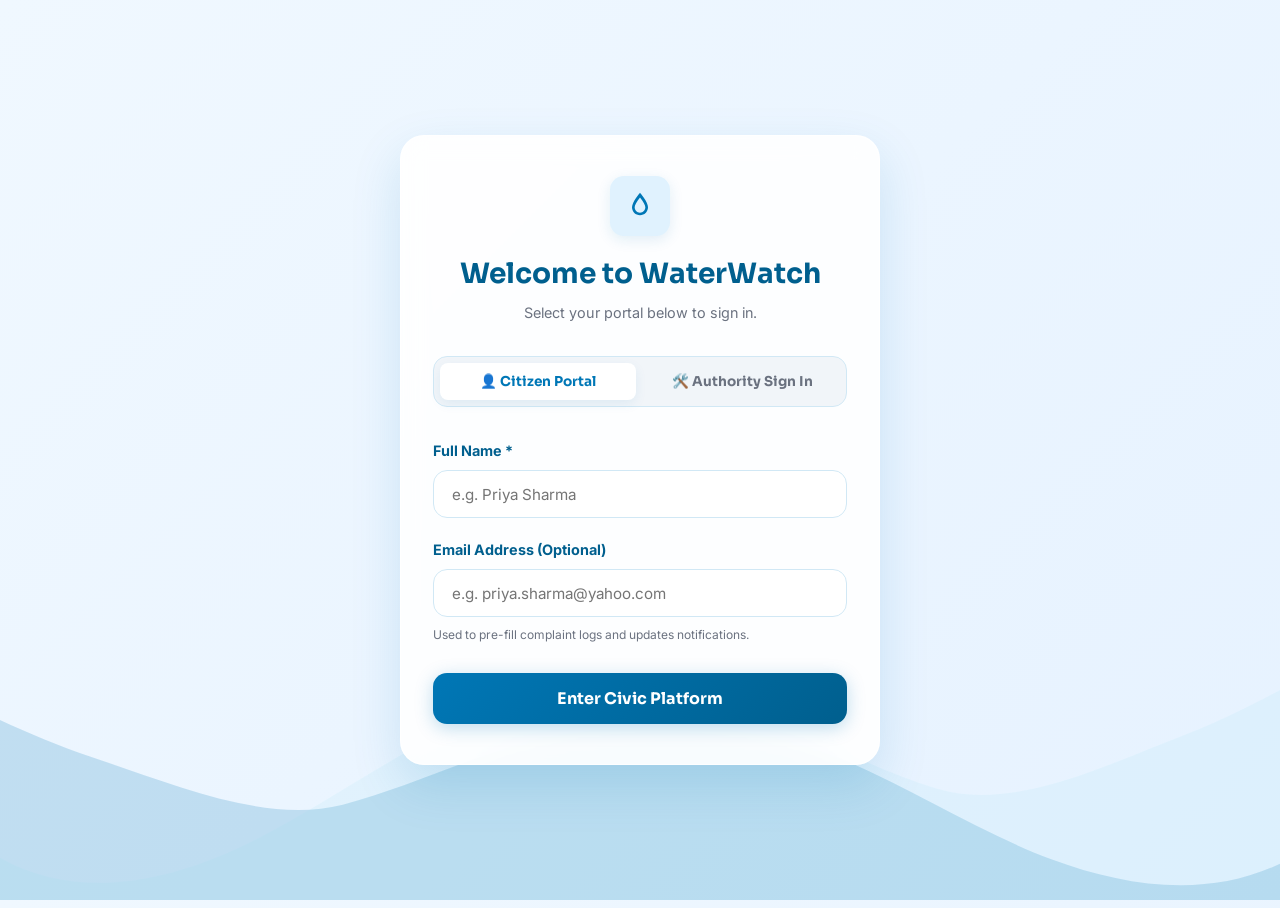
<file: frontend/login.html>
<!DOCTYPE html>
<html lang="en">
<head>
  <meta charset="UTF-8">
  <meta name="viewport" content="width=device-width, initial-scale=1.0">
  <title>WaterWatch – Sign In</title>
  <link rel="manifest" href="manifest.json">
  <link rel="icon" type="image/png" href="https://cdn-icons-png.flaticon.com/512/3105/3105807.png">
  <link rel="stylesheet" href="css/style.css">
  <!-- Load Auth Script first to see if they're already logged in -->
  <script src="js/auth.js"></script>
</head>
<body style="min-height: 100vh; display: flex; justify-content: center; align-items: center; background: var(--bg-gradient); padding: 1.5rem; position: relative; overflow: hidden;">

  <!-- Decorative Animated Wave Vectors in background -->
  <div style="position: absolute; bottom: 0; left: 0; right: 0; height: 180px; z-index: 1; pointer-events: none; opacity: 0.18;">
    <svg viewBox="0 0 1200 120" preserveAspectRatio="none" style="width: 100%; height: 100%;">
      <path d="M321.39,56.44c58-10.79,114.16-30.13,172-41.86,82.39-16.72,168.19-17.73,250.45-.39C823.78,31,906.67,72,985.66,92.83c70.05,18.48,146.53,26.09,214.34,3V120H0V0C26.9,8.75,55.05,17.43,84.4,24.36,163.66,43,248.8,69.58,321.39,56.44Z" fill="var(--primary)"></path>
    </svg>
  </div>
  <div style="position: absolute; bottom: 0; left: 0; right: 0; height: 210px; z-index: 1; pointer-events: none; opacity: 0.1; transform: scaleX(-1);">
    <svg viewBox="0 0 1200 120" preserveAspectRatio="none" style="width: 100%; height: 100%;">
      <path d="M321.39,56.44c58-10.79,114.16-30.13,172-41.86,82.39-16.72,168.19-17.73,250.45-.39C823.78,31,906.67,72,985.66,92.83c70.05,18.48,146.53,26.09,214.34,3V120H0V0C26.9,8.75,55.05,17.43,84.4,24.36,163.66,43,248.8,69.58,321.39,56.44Z" fill="var(--accent)"></path>
    </svg>
  </div>

  <!-- Login Card container -->
  <div class="card login-card" style="width: 100%; max-width: 480px; z-index: 10; position: relative; padding: 2.5rem 2rem; border-radius: var(--radius-lg); background: rgba(255, 255, 255, 0.9); backdrop-filter: blur(12px); -webkit-backdrop-filter: blur(12px); box-shadow: 0 20px 50px rgba(0, 119, 182, 0.15); border: 1px solid rgba(255, 255, 255, 0.7); animation: fadeIn 0.4s ease-out;">
    
    <!-- Droplet Header Logo -->
    <div style="text-align: center; margin-bottom: 2rem;">
      <div style="width: 60px; height: 60px; background: #E0F2FE; border-radius: var(--radius-md); display: flex; align-items: center; justify-content: center; margin: 0 auto 1rem auto; box-shadow: 0 4px 14px rgba(0, 119, 182, 0.12); animation: float 3s ease-in-out infinite;">
        <svg viewBox="0 0 24 24" style="width: 32px; height: 32px; fill: var(--primary);">
          <path d="M12,2C12,2 6,8.8 6,13C6,16.3 8.7,19 12,19C15.3,19 18,16.3 18,13C18,8.8 12,2 12,2ZM12,17C9.8,17 8,15.2 8,13C8,11.2 9.5,8.8 12,5.6C14.5,8.8 16,11.2 16,13C16,15.2 14.2,17 12,17Z"/>
        </svg>
      </div>
      <h1 style="font-size: 1.75rem; color: var(--primary-dark)">Welcome to WaterWatch</h1>
      <p style="color: var(--text-muted); font-size: 0.9rem; margin-top: 0.25rem;">Select your portal below to sign in.</p>
    </div>

    <!-- Login Tabs -->
    <div class="login-tabs" style="display: flex; gap: 0.5rem; background: #F1F5F9; padding: 0.35rem; border-radius: var(--radius-md); margin-bottom: 2rem; border: 1px solid var(--border);">
      <button type="button" id="tabCitizen" class="login-tab-btn active" style="flex: 1; padding: 0.65rem; border: none; background: none; font-family: 'Sora', sans-serif; font-weight: 700; font-size: 0.85rem; border-radius: var(--radius-sm); cursor: pointer; color: var(--text-muted); transition: var(--transition);">
        👤 Citizen Portal
      </button>
      <button type="button" id="tabAdmin" class="login-tab-btn" style="flex: 1; padding: 0.65rem; border: none; background: none; font-family: 'Sora', sans-serif; font-weight: 700; font-size: 0.85rem; border-radius: var(--radius-sm); cursor: pointer; color: var(--text-muted); transition: var(--transition);">
        🛠️ Authority Sign In
      </button>
    </div>

    <!-- Error Alert Container -->
    <div id="loginError" class="badge-critical" style="margin-bottom: 1.5rem; padding: 0.75rem 1rem; border-radius: var(--radius-sm); font-size: 0.85rem; font-weight: 600; display: none; text-align: center;">
      Invalid credentials entered.
    </div>

    <!-- Form 1: Citizen Login -->
    <form id="citizenForm" style="display: flex; flex-direction: column; gap: 1.25rem; animation: fadeIn 0.3s;">
      <div class="form-group">
        <label for="citizenName">Full Name *</label>
        <input type="text" id="citizenName" placeholder="e.g. Priya Sharma" required autocomplete="name">
      </div>
      <div class="form-group">
        <label for="citizenEmail">Email Address (Optional)</label>
        <input type="email" id="citizenEmail" placeholder="e.g. priya.sharma@yahoo.com" autocomplete="email">
        <small style="color: var(--text-muted); font-size: 0.75rem;">Used to pre-fill complaint logs and updates notifications.</small>
      </div>
      
      <button type="submit" class="btn btn-primary" style="padding: 0.95rem; font-size: 1rem; width: 100%; margin-top: 0.5rem;">
        Enter Civic Platform
      </button>
    </form>

    <!-- Form 2: Admin/Authority Login (Initially Hidden) -->
    <form id="adminForm" style="display: none; flex-direction: column; gap: 1.25rem; animation: fadeIn 0.3s;">
      <div class="form-group">
        <label for="adminUsername">Officer Username *</label>
        <input type="text" id="adminUsername" placeholder="e.g. admin" required autocomplete="username">
      </div>
      <div class="form-group">
        <label for="adminPassword">Security Password *</label>
        <input type="password" id="adminPassword" placeholder="••••••••" required autocomplete="current-password">
      </div>
      
      <button type="submit" class="btn btn-primary" style="padding: 0.95rem; font-size: 1rem; width: 100%; margin-top: 0.5rem; background: linear-gradient(135deg, var(--primary-dark) 0%, #1E3A8A 100%);">
        Control Terminal Login
      </button>
      
      <div style="text-align: center; margin-top: 0.5rem; font-size: 0.75rem; color: var(--text-muted);">
        Demo Credentials: Username: <code>admin</code> | Password: <code>admin123</code>
      </div>
    </form>

  </div>

  <!-- Toast Notification Overlay -->
  <div id="toastContainer" class="toast-container"></div>

  <!-- Script links -->
  <script src="js/login.js"></script>
</body>
</html>
</file>
<file: frontend/css/style.css>
@import url('https://fonts.googleapis.com/css2?family=DM+Sans:ital,opsz,wght@0,9..40,100..1000;1,9..40,100..1000&family=Inter:wght@100..900&family=JetBrains+Mono:wght@100..800&family=Sora:wght@100..800&display=swap');

/* --- CSS Reset & Variables --- */
:root {
  --primary: #0077B6;      /* Water blue */
  --primary-light: #00B4D8;
  --primary-dark: #005F8E;
  --accent: #90E0EF;
  --success: #2D9E5F;
  --success-bg: #EAF7EE;
  --warning: #F4A261;
  --warning-bg: #FEF3EB;
  --danger: #E63946;
  --danger-bg: #FDF2F3;
  --critical: #9B1C1C;
  --critical-bg: #FDF2F2;
  --bg: #F0F8FF;           /* Alice blue background */
  --bg-gradient: linear-gradient(135deg, #F0F8FF 0%, #E6F2FF 100%);
  --surface: #FFFFFF;
  --surface-blur: rgba(255, 255, 255, 0.85);
  --text: #1A1A2E;
  --text-muted: #6B7280;
  --border: #D1E8F5;
  --card-shadow: 0 8px 32px rgba(0, 119, 182, 0.06);
  --hover-shadow: 0 16px 48px rgba(0, 119, 182, 0.12);
  --transition: all 0.3s cubic-bezier(0.4, 0, 0.2, 1);
  --radius-sm: 8px;
  --radius-md: 14px;
  --radius-lg: 24px;
  --radius-full: 9999px;
}

* {
  box-sizing: border-box;
  margin: 0;
  padding: 0;
}

body {
  font-family: 'Inter', sans-serif;
  color: var(--text);
  background: var(--bg-gradient);
  min-height: 100vh;
  line-height: 1.6;
  display: flex;
  flex-direction: column;
  overflow-x: hidden;
}

h1, h2, h3, h4, h5, h6 {
  font-family: 'Sora', sans-serif;
  font-weight: 700;
  color: var(--primary-dark);
}

a {
  text-decoration: none;
  color: inherit;
}

/* --- Layout Elements --- */
header {
  position: sticky;
  top: 0;
  z-index: 1000;
  background: var(--surface-blur);
  backdrop-filter: blur(12px);
  -webkit-backdrop-filter: blur(12px);
  border-bottom: 1px solid var(--border);
  box-shadow: 0 2px 20px rgba(0, 119, 182, 0.04);
}

.nav-container {
  max-width: 1200px;
  margin: 0 auto;
  padding: 1rem 2rem;
  display: flex;
  justify-content: space-between;
  align-items: center;
}

.logo {
  display: flex;
  align-items: center;
  gap: 0.5rem;
  font-family: 'Sora', sans-serif;
  font-size: 1.5rem;
  font-weight: 800;
  color: var(--primary);
}

.logo svg {
  width: 28px;
  height: 28px;
  fill: var(--primary);
  animation: float 3s ease-in-out infinite;
}

.nav-links {
  display: flex;
  gap: 2rem;
  list-style: none;
  align-items: center;
}

.nav-links a {
  font-weight: 600;
  font-size: 0.95rem;
  color: var(--text-muted);
  transition: var(--transition);
  position: relative;
  padding: 0.25rem 0;
}

.nav-links a:hover,
.nav-links li.active a {
  color: var(--primary);
}

.nav-links a::after {
  content: '';
  position: absolute;
  bottom: 0;
  left: 0;
  width: 0;
  height: 2px;
  background: var(--primary);
  transition: var(--transition);
}

.nav-links a:hover::after,
.nav-links li.active a::after {
  width: 100%;
}

.nav-btn {
  background: var(--primary);
  color: white !important;
  padding: 0.6rem 1.2rem;
  border-radius: var(--radius-full);
  box-shadow: 0 4px 14px rgba(0, 119, 182, 0.2);
}

.nav-btn::after {
  display: none !important;
}

.nav-btn:hover {
  background: var(--primary-dark);
  transform: translateY(-2px);
  box-shadow: 0 6px 20px rgba(0, 119, 182, 0.3);
}

main {
  flex: 1;
  max-width: 1200px;
  width: 100%;
  margin: 0 auto;
  padding: 2.5rem 2rem;
}

footer {
  background: var(--primary-dark);
  color: white;
  padding: 2.5rem 2rem;
  border-top: 1px solid rgba(255, 255, 255, 0.1);
  margin-top: auto;
}

.footer-content {
  max-width: 1200px;
  margin: 0 auto;
  display: flex;
  justify-content: space-between;
  align-items: center;
  flex-wrap: wrap;
  gap: 1.5rem;
}

.footer-logo {
  font-family: 'Sora', sans-serif;
  font-weight: 700;
  font-size: 1.25rem;
  display: flex;
  align-items: center;
  gap: 0.4rem;
}

.footer-logo svg {
  width: 22px;
  height: 22px;
  fill: white;
}

.footer-links {
  display: flex;
  gap: 2rem;
}

.footer-links a:hover {
  color: var(--accent);
}

/* --- Common Components --- */
.card {
  background: var(--surface);
  border-radius: var(--radius-md);
  border: 1px solid var(--border);
  box-shadow: var(--card-shadow);
  padding: 2rem;
  transition: var(--transition);
}

.card:hover {
  box-shadow: var(--hover-shadow);
}

.btn {
  display: inline-flex;
  align-items: center;
  justify-content: center;
  gap: 0.5rem;
  padding: 0.75rem 1.5rem;
  font-family: 'Sora', sans-serif;
  font-weight: 700;
  font-size: 0.95rem;
  border: none;
  border-radius: var(--radius-md);
  cursor: pointer;
  transition: var(--transition);
  outline: none;
}

.btn-primary {
  background: linear-gradient(135deg, var(--primary) 0%, var(--primary-dark) 100%);
  color: white;
  box-shadow: 0 4px 18px rgba(0, 119, 182, 0.25);
}

.btn-primary:hover {
  transform: translateY(-2px);
  box-shadow: 0 8px 24px rgba(0, 119, 182, 0.35);
}

.btn-secondary {
  background: white;
  color: var(--primary-dark);
  border: 1px solid var(--border);
}

.btn-secondary:hover {
  background: var(--bg);
  transform: translateY(-2px);
}

.btn-icon {
  padding: 0.5rem;
  border-radius: var(--radius-sm);
}

/* --- Badges --- */
.badge {
  display: inline-flex;
  align-items: center;
  gap: 0.4rem;
  padding: 0.35rem 0.8rem;
  font-size: 0.75rem;
  font-weight: 700;
  border-radius: var(--radius-full);
  text-transform: uppercase;
  letter-spacing: 0.05em;
}

/* Severity badge colors */
.badge-low {
  background: var(--success-bg);
  color: var(--success);
  border: 1px solid rgba(45, 158, 95, 0.2);
}

.badge-medium {
  background: var(--warning-bg);
  color: var(--warning);
  border: 1px solid rgba(244, 162, 97, 0.2);
}

.badge-high {
  background: var(--danger-bg);
  color: var(--danger);
  border: 1px solid rgba(230, 57, 70, 0.2);
}

.badge-critical {
  background: var(--critical-bg);
  color: var(--critical);
  border: 2px solid var(--critical);
  animation: pulseBorder 1.8s infinite;
}

/* Status badge colors */
.badge-reported {
  background: #F3F4F6;
  color: var(--text-muted);
  border: 1px solid #E5E7EB;
}

.badge-under_review {
  background: var(--bg);
  color: var(--primary);
  border: 1px solid rgba(0, 119, 182, 0.2);
}

.badge-in_progress {
  background: var(--warning-bg);
  color: #D97706; /* Slightly darker orange for contrast */
  border: 1px solid rgba(217, 119, 6, 0.2);
}

.badge-resolved {
  background: var(--success-bg);
  color: var(--success);
  border: 1px solid rgba(45, 158, 95, 0.2);
}

/* Issue Type Badges */
.badge-leakage {
  background: #E0F2FE;
  color: #0369A1;
}

.badge-contamination {
  background: #FEE2E2;
  color: #B91C1C;
}

.badge-shortage {
  background: #FEF3C7;
  color: #B45309;
}

.badge-pressure {
  background: #F3E8FF;
  color: #6B21A8;
}

.badge-other {
  background: #E5E7EB;
  color: #374151;
}

/* --- Hero & Index Page --- */
.hero {
  text-align: center;
  max-width: 800px;
  margin: 1.5rem auto 4rem auto;
}

.hero h1 {
  font-size: 3rem;
  line-height: 1.15;
  margin-bottom: 1.5rem;
  background: linear-gradient(135deg, var(--primary-dark) 30%, var(--primary-light) 100%);
  -webkit-background-clip: text;
  -webkit-text-fill-color: transparent;
}

.hero p {
  font-size: 1.15rem;
  color: var(--text-muted);
  margin-bottom: 2rem;
}

.how-it-works {
  display: grid;
  grid-template-columns: repeat(auto-fit, minmax(280px, 1fr));
  gap: 2rem;
  margin-bottom: 5rem;
}

.step-card {
  text-align: center;
  position: relative;
}

.step-num {
  width: 50px;
  height: 50px;
  background: var(--bg);
  border: 2px solid var(--border);
  color: var(--primary-dark);
  font-family: 'Sora', sans-serif;
  font-size: 1.35rem;
  font-weight: 800;
  display: flex;
  align-items: center;
  justify-content: center;
  border-radius: var(--radius-full);
  margin: 0 auto 1.25rem auto;
  box-shadow: 0 4px 12px rgba(0, 119, 182, 0.04);
}

.step-card h3 {
  font-size: 1.25rem;
  margin-bottom: 0.75rem;
}

.step-card p {
  font-size: 0.95rem;
  color: var(--text-muted);
}

/* --- Form Page --- */
.form-section {
  max-width: 800px;
  margin: 0 auto;
}

.form-grid {
  display: grid;
  grid-template-columns: 1fr;
  gap: 1.5rem;
  margin-top: 1.5rem;
}

@media(min-width: 768px) {
  .form-grid {
    grid-template-columns: 1fr 1fr;
  }
  .full-width {
    grid-column: 1 / -1;
  }
}

.form-group {
  display: flex;
  flex-direction: column;
  gap: 0.5rem;
}

.form-group label {
  font-weight: 700;
  font-size: 0.9rem;
  color: var(--primary-dark);
  display: flex;
  align-items: center;
  gap: 0.25rem;
}

.form-group input[type="text"],
.form-group input[type="email"],
.form-group select,
.form-group textarea {
  width: 100%;
  padding: 0.85rem 1.1rem;
  border: 1px solid var(--border);
  border-radius: var(--radius-md);
  font-size: 0.95rem;
  font-family: inherit;
  background: var(--surface);
  color: var(--text);
  outline: none;
  transition: var(--transition);
}

.form-group input:focus,
.form-group select:focus,
.form-group textarea:focus {
  border-color: var(--primary);
  box-shadow: 0 0 0 4px rgba(0, 119, 182, 0.12);
}

/* Styled Severity Selectors */
.severity-selector {
  display: grid;
  grid-template-columns: repeat(4, 1fr);
  gap: 0.75rem;
}

.severity-option {
  position: relative;
}

.severity-option input[type="radio"] {
  position: absolute;
  opacity: 0;
  cursor: pointer;
  height: 0;
  width: 0;
}

.severity-label {
  display: flex;
  flex-direction: column;
  align-items: center;
  justify-content: center;
  padding: 0.85rem 0.5rem;
  border: 1px solid var(--border);
  border-radius: var(--radius-md);
  cursor: pointer;
  text-align: center;
  font-weight: 700;
  font-size: 0.85rem;
  text-transform: capitalize;
  transition: var(--transition);
  background: white;
}

.severity-label:hover {
  background: var(--bg);
}

.severity-option input[type="radio"]:checked + .severity-label[data-severity="low"] {
  background: var(--success-bg);
  border-color: var(--success);
  color: var(--success);
}

.severity-option input[type="radio"]:checked + .severity-label[data-severity="medium"] {
  background: var(--warning-bg);
  border-color: var(--warning);
  color: var(--warning);
}

.severity-option input[type="radio"]:checked + .severity-label[data-severity="high"] {
  background: var(--danger-bg);
  border-color: var(--danger);
  color: var(--danger);
}

.severity-option input[type="radio"]:checked + .severity-label[data-severity="critical"] {
  background: var(--critical-bg);
  border-color: var(--critical);
  color: var(--critical);
  box-shadow: 0 0 0 3px rgba(155, 28, 28, 0.15);
}

/* Mini map container */
.minimap-container {
  height: 250px;
  border-radius: var(--radius-md);
  border: 1px solid var(--border);
  margin-top: 0.5rem;
  overflow: hidden;
  position: relative;
  z-index: 1;
}

.location-box {
  display: flex;
  gap: 0.75rem;
  align-items: center;
}

/* --- Interactive Map Page --- */
.map-wrapper {
  display: flex;
  height: calc(100vh - 73px - 142px); /* height minus header and footer */
  min-height: 500px;
  margin: -2.5rem -2rem; /* bleed out to edges */
  position: relative;
}

.map-sidebar {
  width: 380px;
  background: var(--surface-blur);
  backdrop-filter: blur(12px);
  -webkit-backdrop-filter: blur(12px);
  border-right: 1px solid var(--border);
  padding: 2rem;
  display: flex;
  flex-direction: column;
  gap: 1.5rem;
  overflow-y: auto;
  z-index: 999;
}

.main-map-container {
  flex: 1;
  height: 100%;
  position: relative;
  z-index: 1;
}

.sidebar-title {
  margin-bottom: 0.5rem;
  font-size: 1.5rem;
}

.filter-group {
  display: flex;
  flex-direction: column;
  gap: 0.65rem;
  border-bottom: 1px solid var(--border);
  padding-bottom: 1.25rem;
}

.filter-group:last-of-type {
  border: none;
}

.filter-group h4 {
  font-size: 0.85rem;
  text-transform: uppercase;
  color: var(--text-muted);
  letter-spacing: 0.05em;
}

.checkbox-label {
  display: flex;
  align-items: center;
  gap: 0.5rem;
  font-size: 0.95rem;
  font-weight: 600;
  cursor: pointer;
}

.checkbox-label input[type="checkbox"] {
  width: 18px;
  height: 18px;
  accent-color: var(--primary);
  cursor: pointer;
}

/* Map Switch Toggles */
.toggle-box {
  display: flex;
  justify-content: space-between;
  align-items: center;
  padding: 0.5rem 0;
}

.switch {
  position: relative;
  display: inline-block;
  width: 46px;
  height: 24px;
}

.switch input {
  opacity: 0;
  width: 0;
  height: 0;
}

.slider {
  position: absolute;
  cursor: pointer;
  top: 0;
  left: 0;
  right: 0;
  bottom: 0;
  background-color: #CBD5E1;
  transition: .4s;
  border-radius: 34px;
}

.slider:before {
  position: absolute;
  content: "";
  height: 16px;
  width: 16px;
  left: 4px;
  bottom: 4px;
  background-color: white;
  transition: .4s;
  border-radius: 50%;
}

input:checked + .slider {
  background-color: var(--primary);
}

input:checked + .slider:before {
  transform: translateX(22px);
}

/* Leaflet Custom Popups */
.leaflet-popup-content-wrapper {
  border-radius: var(--radius-md) !important;
  box-shadow: var(--hover-shadow) !important;
  border: 1px solid var(--border);
  padding: 0 !important;
  overflow: hidden;
}

.leaflet-popup-content {
  margin: 0 !important;
  width: 280px !important;
}

.popup-header {
  background: var(--bg);
  padding: 1rem;
  border-bottom: 1px solid var(--border);
}

.popup-header h3 {
  font-size: 1.05rem;
  margin-bottom: 0.25rem;
  line-height: 1.3;
}

.popup-body {
  padding: 1rem;
  font-size: 0.85rem;
  display: flex;
  flex-direction: column;
  gap: 0.75rem;
}

.popup-description {
  color: var(--text-muted);
  line-height: 1.5;
}

.popup-meta {
  display: flex;
  flex-wrap: wrap;
  gap: 0.5rem;
}

.popup-footer {
  padding: 0.75rem 1rem;
  background: #FAFAFA;
  border-top: 1px solid #E5E7EB;
  display: flex;
  justify-content: flex-end;
}

/* --- Complaint Tracker Page --- */
.tracker-box {
  max-width: 600px;
  margin: 2rem auto;
  text-align: center;
}

.tracker-box h1 {
  font-size: 2.25rem;
  margin-bottom: 1rem;
}

.tracker-search {
  display: flex;
  gap: 0.5rem;
  margin: 1.5rem 0 3rem 0;
  box-shadow: var(--card-shadow);
  border-radius: var(--radius-md);
  background: white;
  padding: 0.5rem;
  border: 1px solid var(--border);
}

.tracker-search input {
  flex: 1;
  border: none !important;
  box-shadow: none !important;
  font-family: 'JetBrains Mono', monospace;
  font-weight: 700;
  text-transform: uppercase;
  font-size: 1.1rem;
  padding: 0 1rem;
}

.tracker-search input::placeholder {
  font-family: 'Inter', sans-serif;
  font-weight: 500;
  text-transform: none;
}

/* Timeline Stepper */
.stepper {
  display: flex;
  flex-direction: column;
  position: relative;
  margin: 2rem 0;
  padding-left: 2.5rem;
}

.stepper::before {
  content: '';
  position: absolute;
  left: 11px;
  top: 10px;
  bottom: 10px;
  width: 3px;
  background: var(--border);
  z-index: 1;
}

.step {
  display: flex;
  flex-direction: column;
  align-items: flex-start;
  position: relative;
  padding-bottom: 2.5rem;
}

.step:last-child {
  padding-bottom: 0;
}

.step-indicator {
  position: absolute;
  left: -2.5rem;
  top: 4px;
  width: 25px;
  height: 25px;
  border-radius: var(--radius-full);
  background: white;
  border: 3px solid var(--border);
  z-index: 2;
  transition: var(--transition);
}

.step-content {
  text-align: left;
}

.step-title {
  font-size: 1.05rem;
  font-weight: 700;
  color: var(--text-muted);
  transition: var(--transition);
}

.step-date {
  font-size: 0.8rem;
  color: var(--text-muted);
  margin-top: 0.1rem;
}

/* Timeline states */
.step.active .step-indicator {
  border-color: var(--primary);
  background: var(--primary);
  box-shadow: 0 0 0 6px rgba(0, 119, 182, 0.2);
  animation: pulsePulse 1.8s infinite;
}

.step.active .step-title {
  color: var(--primary-dark);
  font-size: 1.15rem;
}

.step.completed .step-indicator {
  border-color: var(--success);
  background: var(--success);
}

.step.completed .step-title {
  color: var(--success);
}

.step.completed::before {
  content: '✓';
  color: white;
  font-size: 0.75rem;
  font-weight: 900;
  position: absolute;
  left: -2.05rem;
  top: 6px;
  z-index: 3;
}

/* --- Authority Dashboard --- */
.dashboard-grid {
  display: grid;
  grid-template-columns: repeat(4, 1fr);
  gap: 1.5rem;
  margin-bottom: 2rem;
}

.stat-card {
  padding: 1.5rem;
  display: flex;
  align-items: center;
  gap: 1.25rem;
  background: white;
}

.stat-icon {
  width: 54px;
  height: 54px;
  border-radius: var(--radius-md);
  display: flex;
  align-items: center;
  justify-content: center;
}

.stat-icon svg {
  width: 26px;
  height: 26px;
}

.stat-info {
  display: flex;
  flex-direction: column;
}

.stat-num {
  font-family: 'Sora', sans-serif;
  font-size: 1.75rem;
  font-weight: 800;
  line-height: 1.2;
}

.stat-label {
  font-size: 0.8rem;
  color: var(--text-muted);
  font-weight: 600;
  text-transform: uppercase;
  letter-spacing: 0.05em;
}

/* Stat card individual theme */
.stat-total .stat-icon { background: #E0F2FE; color: #0369A1; }
.stat-open .stat-icon { background: #F3F4F6; color: #4B5563; }
.stat-progress .stat-icon { background: #FEF3C7; color: #D97706; }
.stat-resolved .stat-icon { background: #EAF7EE; color: #2D9E5F; }

/* Dashboard charts row */
.charts-grid {
  display: grid;
  grid-template-columns: 1fr;
  gap: 1.5rem;
  margin-bottom: 2.5rem;
}

@media(min-width: 1024px) {
  .charts-grid {
    grid-template-columns: 2fr 1fr 1fr;
  }
}

.chart-card {
  padding: 1.5rem;
  height: 320px;
  display: flex;
  flex-direction: column;
}

.chart-card h3 {
  font-size: 1rem;
  margin-bottom: 1rem;
  border-bottom: 1px solid var(--border);
  padding-bottom: 0.5rem;
}

.chart-container {
  position: relative;
  flex: 1;
  min-height: 0;
  width: 100%;
}

/* Table Controls */
.table-controls {
  display: flex;
  justify-content: space-between;
  align-items: center;
  flex-wrap: wrap;
  gap: 1rem;
  margin-bottom: 1.25rem;
}

.search-filter-box {
  display: flex;
  gap: 0.5rem;
  flex: 1;
  max-width: 500px;
}

.search-filter-box input {
  padding: 0.65rem 1rem;
  border: 1px solid var(--border);
  border-radius: var(--radius-md);
  font-size: 0.9rem;
  flex: 1;
  outline: none;
}

.search-filter-box input:focus {
  border-color: var(--primary);
}

/* Table View Container */
.table-card {
  padding: 0;
  overflow: hidden;
}

.table-wrapper {
  overflow-x: auto;
}

.complaints-table {
  width: 100%;
  border-collapse: collapse;
  text-align: left;
  font-size: 0.9rem;
}

.complaints-table th {
  background: var(--bg);
  padding: 1rem 1.25rem;
  font-family: 'Sora', sans-serif;
  font-weight: 700;
  color: var(--primary-dark);
  border-bottom: 1px solid var(--border);
  cursor: pointer;
  user-select: none;
  white-space: nowrap;
}

.complaints-table th:hover {
  background: #E1EFFE;
}

.complaints-table td {
  padding: 1rem 1.25rem;
  border-bottom: 1px solid #F0F4F8;
  vertical-align: middle;
}

.complaints-table tr:last-child td {
  border-bottom: none;
}

.complaints-table tr {
  transition: var(--transition);
}

.complaints-table tbody tr:hover {
  background: rgba(0, 119, 182, 0.02);
}

.table-id {
  font-family: 'JetBrains Mono', monospace;
  font-weight: 700;
  color: var(--primary-dark);
}

/* Table Row Highlights by Severity */
.row-severity-critical {
  border-left: 4px solid var(--critical);
}
.row-severity-high {
  border-left: 4px solid var(--danger);
}
.row-severity-medium {
  border-left: 4px solid var(--warning);
}
.row-severity-low {
  border-left: 4px solid var(--success);
}

/* Modal Windows (Status updates) */
.modal-overlay {
  position: fixed;
  top: 0;
  left: 0;
  right: 0;
  bottom: 0;
  background: rgba(26, 26, 46, 0.6);
  backdrop-filter: blur(4px);
  z-index: 2000;
  display: flex;
  align-items: center;
  justify-content: center;
  opacity: 0;
  pointer-events: none;
  transition: var(--transition);
}

.modal-overlay.open {
  opacity: 1;
  pointer-events: auto;
}

.modal-content {
  background: white;
  width: 90%;
  max-width: 500px;
  border-radius: var(--radius-lg);
  border: 1px solid var(--border);
  box-shadow: 0 20px 60px rgba(26, 26, 46, 0.15);
  transform: translateY(20px);
  transition: var(--transition);
  overflow: hidden;
}

.modal-overlay.open .modal-content {
  transform: translateY(0);
}

.modal-header {
  padding: 1.5rem;
  background: var(--bg);
  border-bottom: 1px solid var(--border);
  display: flex;
  justify-content: space-between;
  align-items: center;
}

.modal-close {
  background: none;
  border: none;
  cursor: pointer;
  font-size: 1.5rem;
  color: var(--text-muted);
  transition: var(--transition);
}

.modal-close:hover {
  color: var(--danger);
}

.modal-body {
  padding: 1.5rem;
  display: flex;
  flex-direction: column;
  gap: 1.25rem;
}

.modal-footer {
  padding: 1.25rem 1.5rem;
  border-top: 1px solid var(--border);
  display: flex;
  justify-content: flex-end;
  gap: 0.75rem;
}

/* Custom Toast Alerts */
.toast-container {
  position: fixed;
  bottom: 2rem;
  right: 2rem;
  z-index: 9999;
  display: flex;
  flex-direction: column;
  gap: 0.75rem;
}

.toast {
  background: white;
  border-radius: var(--radius-md);
  padding: 1rem 1.5rem;
  box-shadow: 0 10px 30px rgba(0, 119, 182, 0.15);
  display: flex;
  align-items: center;
  gap: 0.75rem;
  border-left: 5px solid var(--primary);
  transform: translateX(100%);
  animation: slideIn 0.3s forwards;
  max-width: 380px;
  font-size: 0.9rem;
  font-weight: 600;
}

.toast-success { border-left-color: var(--success); }
.toast-danger { border-left-color: var(--danger); }
.toast-warning { border-left-color: var(--warning); }

/* --- Animations --- */
@keyframes float {
  0% { transform: translateY(0px); }
  50% { transform: translateY(-4px); }
  100% { transform: translateY(0px); }
}

@keyframes pulsePulse {
  0% { box-shadow: 0 0 0 0 rgba(0, 119, 182, 0.4); }
  70% { box-shadow: 0 0 0 10px rgba(0, 119, 182, 0); }
  100% { box-shadow: 0 0 0 0 rgba(0, 119, 182, 0); }
}

@keyframes pulseBorder {
  0% { border-color: rgba(155, 28, 28, 1); box-shadow: 0 0 0 0 rgba(155, 28, 28, 0.3); }
  70% { border-color: rgba(155, 28, 28, 0.5); box-shadow: 0 0 0 8px rgba(155, 28, 28, 0); }
  100% { border-color: rgba(155, 28, 28, 1); box-shadow: 0 0 0 0 rgba(155, 28, 28, 0); }
}

@keyframes slideIn {
  to { transform: translateX(0); }
}

/* Mobile Responsiveness */
@media(max-width: 768px) {
  .nav-container {
    flex-direction: column;
    gap: 1rem;
    padding: 1rem;
  }
  .nav-links {
    width: 100%;
    justify-content: center;
    gap: 1rem;
    font-size: 0.85rem;
  }
  main {
    padding: 1.5rem 1rem;
  }
  .hero h1 {
    font-size: 2.25rem;
  }
  .map-wrapper {
    flex-direction: column;
    height: auto;
    min-height: 0;
  }
  .map-sidebar {
    width: 100%;
    height: 300px;
    border-right: none;
    border-bottom: 1px solid var(--border);
  }
  .main-map-container {
    height: 450px;
  }
  .dashboard-grid {
    grid-template-columns: 1fr 1fr;
  }
  .severity-selector {
    grid-template-columns: 1fr 1fr;
  }
}

@media(max-width: 480px) {
  .dashboard-grid {
    grid-template-columns: 1fr;
  }
  .nav-links {
    flex-wrap: wrap;
  }
}

/* --- Authentication & Session Styles --- */
@keyframes fadeIn {
  from { opacity: 0; transform: translateY(10px); }
  to { opacity: 1; transform: translateY(0); }
}

.login-card {
  animation: fadeIn 0.4s ease-out;
}

.login-tab-btn.active {
  background: white !important;
  color: var(--primary) !important;
  box-shadow: 0 4px 12px rgba(0, 119, 182, 0.08) !important;
}
</file>
